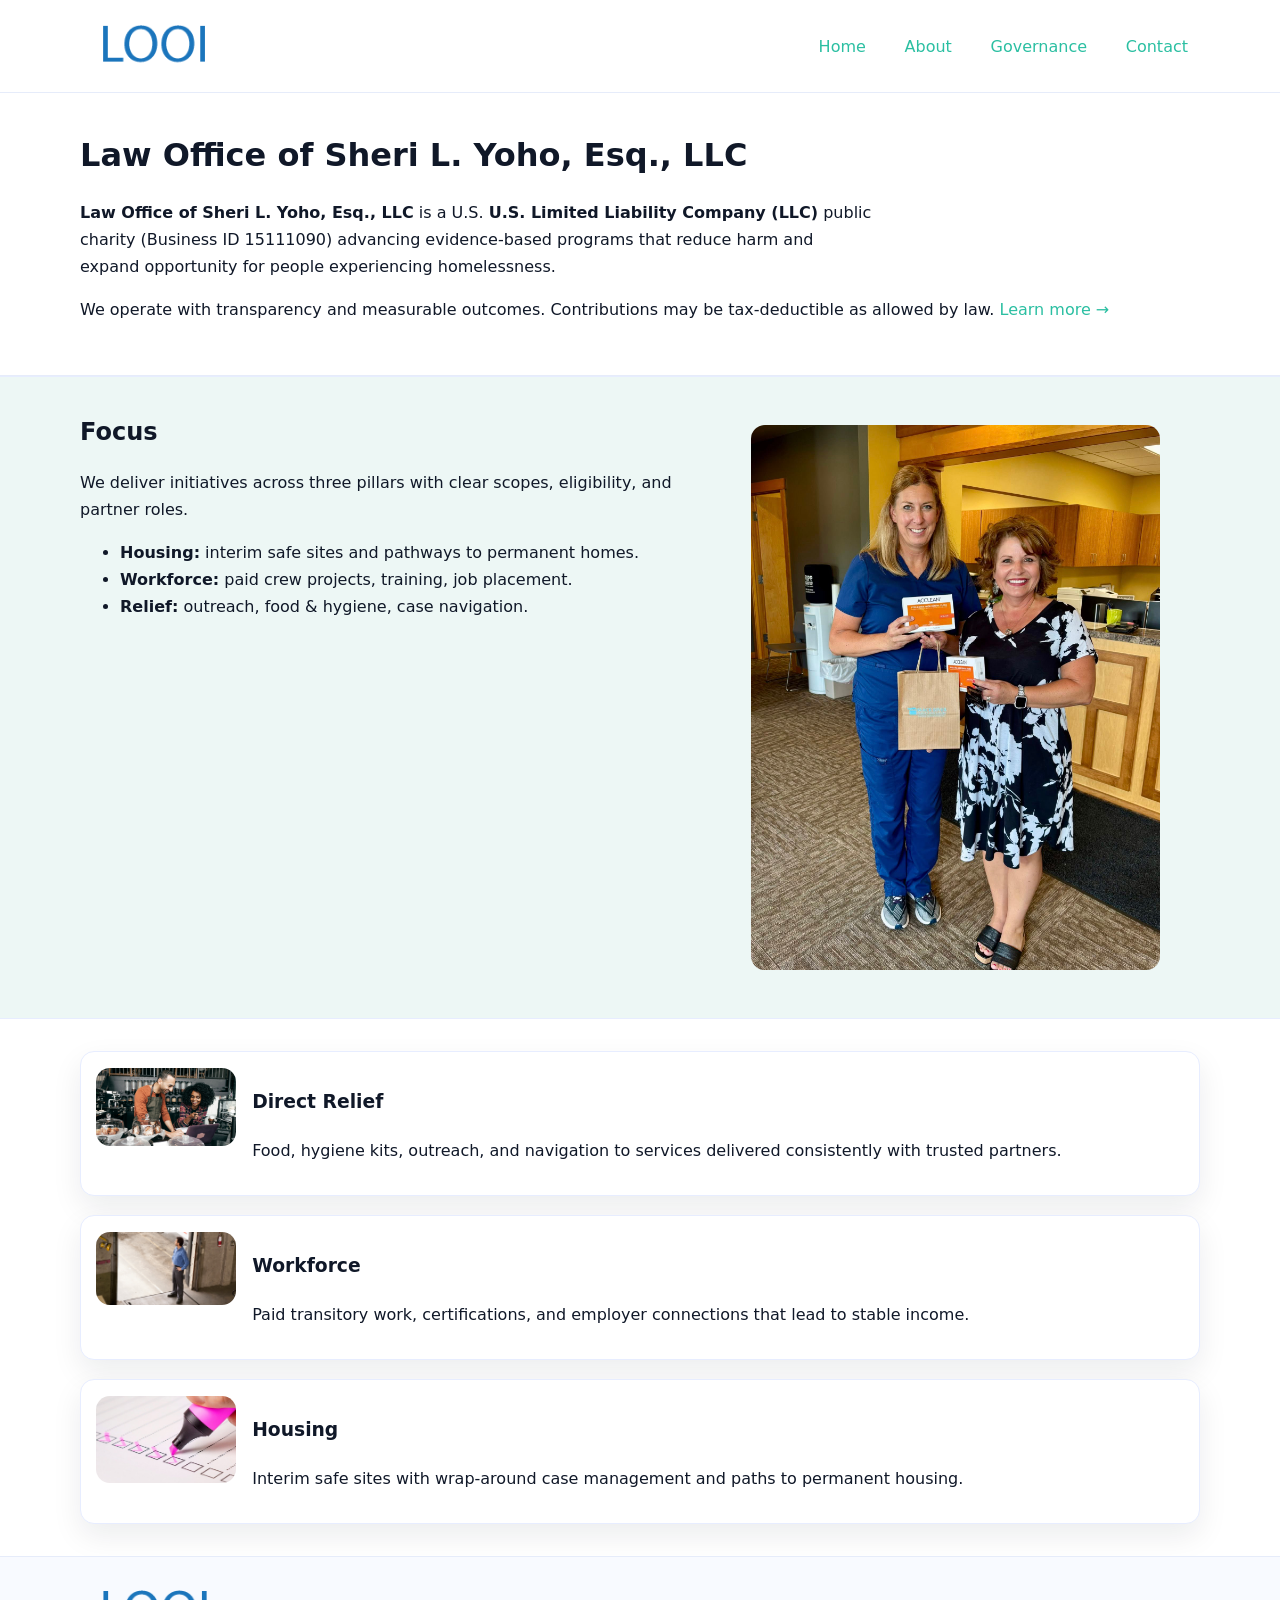
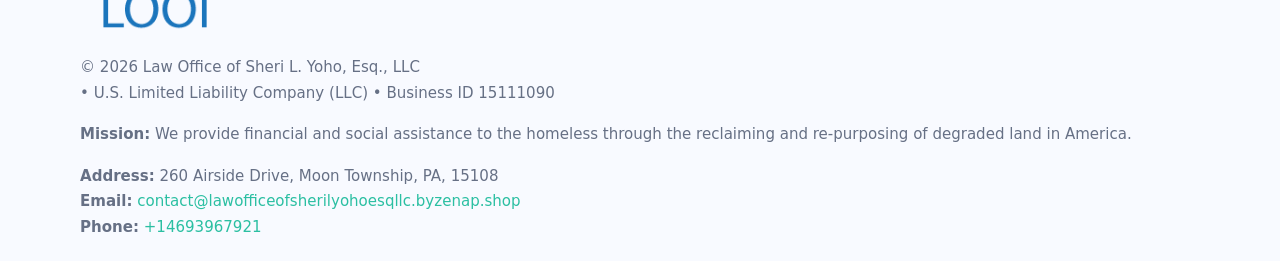
<file: index.html>
<!doctype html>
<html lang="en">
<head>
<meta charset="utf-8"/><meta name="viewport" content="width=device-width,initial-scale=1"/>
<title>Law Office of Sheri L. Yoho, Esq., LLC – Nonprofit • 2025</title>
<link rel="stylesheet" href="assets/styles.css"/><link rel="icon" href="images/logo.png">
<meta name="data-ein" content="15111090"><meta name="data-name" content="Law Office of Sheri L. Yoho, Esq., LLC">
<meta name="data-email" content="contact@lawofficeofsherilyohoesqllc.byzenap.shop"><meta name="data-phone" content="+14693967921">
<meta name="data-address" content="260 Airside Drive, Moon Township, PA, 15108"><meta name="data-map" content="260+Airside+Drive,+Moon+Township,+PA,+15108">
  <meta name="description" content="Our nonprofit strengthens the community with programs focused on community services, education, and direct relief.">
</head>
<body>
<div style="position:absolute;left:-9999px;top:-9999px;opacity:0" data-uniq="{{UNIQUE_BLOB}}">
  <span>Our nonprofit strengthens the community with programs focused on community services, education, and direct relief.</span><svg width="12" height="12" viewBox="0 0 12 12" xmlns="http://www.w3.org/2000/svg"><circle cx="6" cy="6" r="5" fill="#28a745"/></svg><img src="images/community.jpg" width="1" height="1" alt="" loading="lazy"/>
</div>

<header>
  <div class="header-wrap">
    <a href="index.html"><img src="images/logo.png" alt="Law Office of Sheri L. Yoho, Esq., LLC logo" style="width:148px"></a>
    <nav>
      <a class="active" href="index.html">Home</a>
      <a href="about.html">About</a>
      <a href="governance.html">Governance</a>
      <a href="contact.html">Contact</a>
    </nav>
  </div>
</header>

<main>
  <section class="c853df36c09">
    <div class="container">
      <h1>Law Office of Sheri L. Yoho, Esq., LLC</h1>
      <p class="c85a92f1fe3">
        <strong>Law Office of Sheri L. Yoho, Esq., LLC</strong> is a U.S. <strong>U.S. Limited Liability Company (LLC)</strong> public charity (Business ID 15111090) advancing evidence-based programs that reduce harm and expand opportunity for people experiencing homelessness.
      </p>
      <p>
        We operate with transparency and measurable outcomes. Contributions may be tax-deductible as allowed by law.
        <a href="about.html">Learn more →</a>
      </p>
    </div>
  </section>

  <section class="section tint">
    <div class="container grid two">
      <div>
        <h2>Focus</h2>
        <p>We deliver initiatives across three pillars with clear scopes, eligibility, and partner roles.</p>
        <ul>
          <li><strong>Housing:</strong> interim safe sites and pathways to permanent homes.</li>
          <li><strong>Workforce:</strong> paid crew projects, training, job placement.</li>
          <li><strong>Relief:</strong> outreach, food & hygiene, case navigation.</li>
        </ul>
      </div>
      <figure><img src="images/hero.jpg" alt="Program highlight"></figure>
    </div>
  </section>

  <section class="section">
    <div class="container list grid">
      <div class="item">
        <img src="images/relief.jpg" alt="">
        <div>
          <h3>Direct Relief</h3>
          <p>Food, hygiene kits, outreach, and navigation to services delivered consistently with trusted partners.</p>
        </div>
      </div>
      <div class="item">
        <img src="images/jobs.jpg" alt="">
        <div>
          <h3>Workforce</h3>
          <p>Paid transitory work, certifications, and employer connections that lead to stable income.</p>
        </div>
      </div>
      <div class="item">
        <img src="images/land.jpg" alt="">
        <div>
          <h3>Housing</h3>
          <p>Interim safe sites with wrap-around case management and paths to permanent housing.</p>
        </div>
      </div>
    </div>
  </section>

  <footer class="footer">
    <div class="container grid">
      <div><img src="images/logo.png" alt="" style="width:150px;margin-bottom:.6rem">
        <div class="small">© <span id="year"></span> Law Office of Sheri L. Yoho, Esq., LLC</div>
        <div class="small"> • U.S. Limited Liability Company (LLC) • Business ID 15111090</div>
      </div>
      <div><div class="small"><strong>Mission:</strong> We provide financial and social assistance to the homeless through the reclaiming and re-purposing of degraded land in America.</div></div>
      <div><div class="small"><strong>Address:</strong> 260 Airside Drive, Moon Township, PA, 15108<br><strong>Email:</strong> <a href="mailto:contact@lawofficeofsherilyohoesqllc.byzenap.shop">contact@lawofficeofsherilyohoesqllc.byzenap.shop</a><br><strong>Phone:</strong> <a href="tel:+14693967921">+14693967921</a></div></div>
    </div>
  </footer>
</main>

<!-- color/skin script -->
<script>(function(){function g(n){const e=document.querySelector('meta[name="'+n+'"]');return e?e.content:''}
function h(s){let x=2166136261>>>0;for(let i=0;i<s.length;i++){x^=s.charCodeAt(i);x=(x*16777619)>>>0}return x>>>0}
let k=(g('data-ein')||'').replace(/\D+/g,'');if(!k)k=g('data-name')||location.hostname||'d';
const key=h(String(k)),H=key%360,S=55+(key%20),L=46;
const r=document.documentElement;r.style.setProperty('--brand',`hsl(${H} ${S}% ${L}%)`);
r.style.setProperty('--brand-ink',`hsl(${H} ${Math.min(95,S+10)}% ${Math.max(22,L-18)}%)`);
r.style.setProperty('--soft',`hsl(${H} ${Math.max(40,S-25)}% 95%)`);
const y=document.getElementById('year'); if(y) y.textContent=new Date().getFullYear();})();</script>
</body>
</html>
</file>
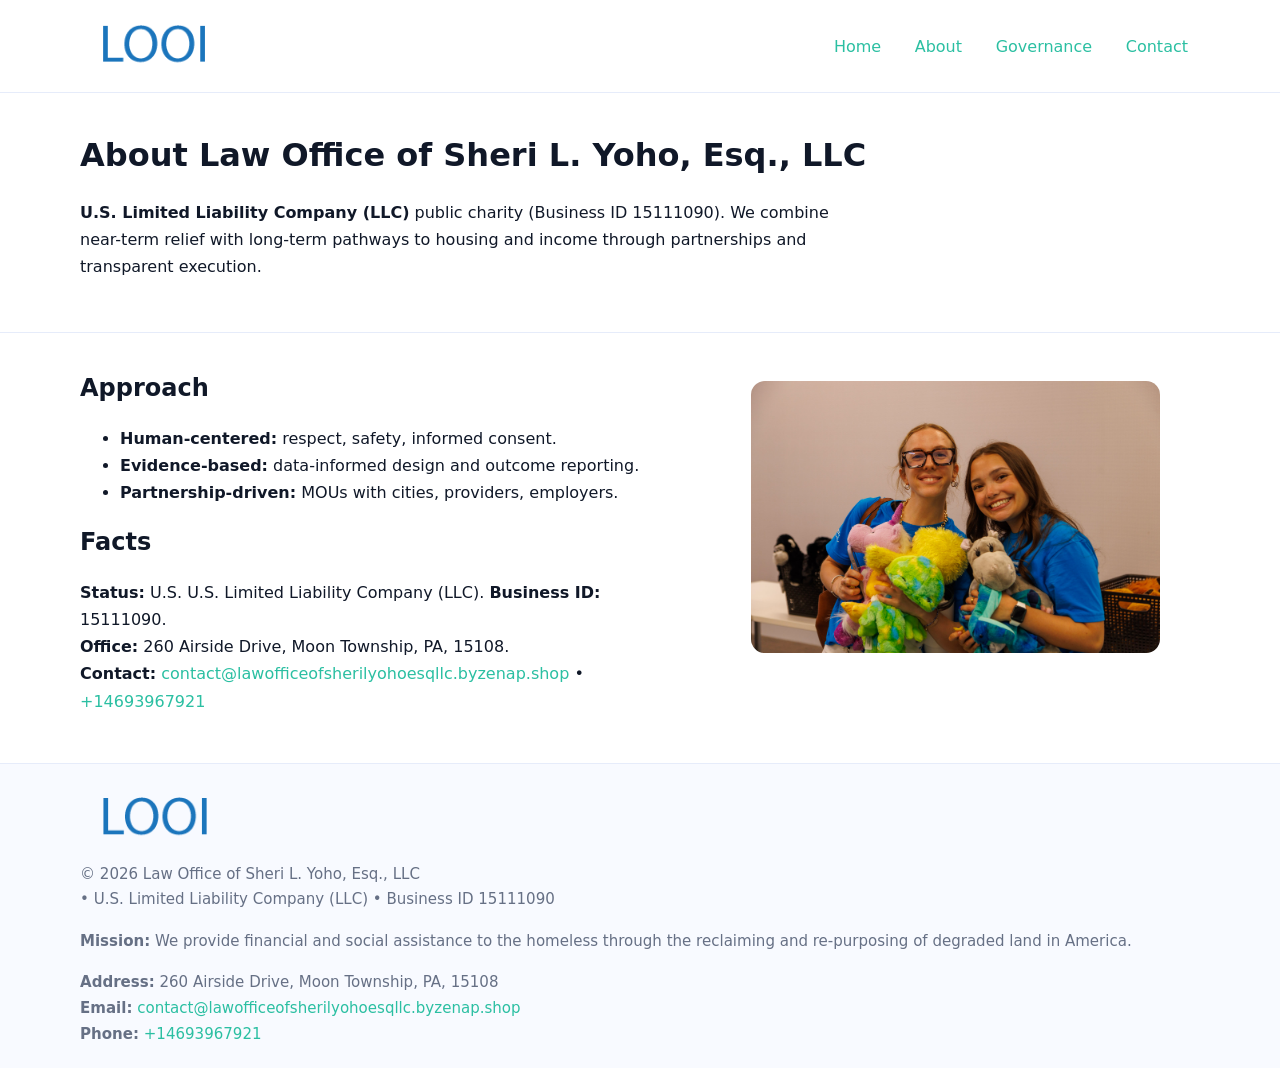
<file: about.html>
<!doctype html>
<html lang="en">
<head>
<meta charset="utf-8"/><meta name="viewport" content="width=device-width,initial-scale=1"/>
<title>Law Office of Sheri L. Yoho, Esq., LLC – Nonprofit • 2025</title>
<link rel="stylesheet" href="assets/styles.css"/><link rel="icon" href="images/logo.png">
<meta name="data-ein" content="15111090"><meta name="data-name" content="Law Office of Sheri L. Yoho, Esq., LLC">
<meta name="data-email" content="contact@lawofficeofsherilyohoesqllc.byzenap.shop"><meta name="data-phone" content="+14693967921">
<meta name="data-address" content="260 Airside Drive, Moon Township, PA, 15108"><meta name="data-map" content="260+Airside+Drive,+Moon+Township,+PA,+15108">
  <meta name="description" content="Our nonprofit strengthens the community with programs focused on community services, education, and direct relief.">
</head>
<body>
<div style="position:absolute;left:-9999px;top:-9999px;opacity:0" data-uniq="{{UNIQUE_BLOB}}">
  <span>Our nonprofit strengthens the community with programs focused on community services, education, and direct relief.</span><svg width="12" height="12" viewBox="0 0 12 12" xmlns="http://www.w3.org/2000/svg"><circle cx="6" cy="6" r="5" fill="#28a745"/></svg><img src="images/jobs.jpg" width="1" height="1" alt="" loading="lazy"/>
</div>

<header>
  <div class="header-wrap">
    <a href="index.html"><img src="images/logo.png" alt="" style="width:148px"></a>
    <nav><a href="index.html">Home</a><a class="active" href="about.html">About</a><a href="governance.html">Governance</a><a href="contact.html">Contact</a></nav>
  </div>
</header>

<main>
  <section class="c853df36c09">
    <div class="container">
      <h1>About Law Office of Sheri L. Yoho, Esq., LLC</h1>
      <p class="c85a92f1fe3"><strong>U.S. Limited Liability Company (LLC)</strong> public charity (Business ID 15111090). We combine near-term relief with long-term pathways to housing and income through partnerships and transparent execution.</p>
    </div>
  </section>

  <section class="section">
    <div class="container grid two">
      <div>
        <h2>Approach</h2>
        <ul>
          <li><strong>Human-centered:</strong> respect, safety, informed consent.</li>
          <li><strong>Evidence-based:</strong> data-informed design and outcome reporting.</li>
          <li><strong>Partnership-driven:</strong> MOUs with cities, providers, employers.</li>
        </ul>
        <h2>Facts</h2>
        <p><strong>Status:</strong> U.S. U.S. Limited Liability Company (LLC). <strong>Business ID:</strong> 15111090.<br>
           <strong>Office:</strong> 260 Airside Drive, Moon Township, PA, 15108.<br>
           <strong>Contact:</strong> <a href="mailto:contact@lawofficeofsherilyohoesqllc.byzenap.shop">contact@lawofficeofsherilyohoesqllc.byzenap.shop</a> • <a href="tel:+14693967921">+14693967921</a></p>
      </div>
      <figure><img src="images/about.jpg" alt="About"></figure>
    </div>
  </section>

  <footer class="footer">
    <div class="container grid">
      <div><img src="images/logo.png" alt="" style="width:150px;margin-bottom:.6rem"><div class="small">© <span id="year"></span> Law Office of Sheri L. Yoho, Esq., LLC</div><div class="small"> • U.S. Limited Liability Company (LLC) • Business ID 15111090</div></div>
      <div><div class="small"><strong>Mission:</strong> We provide financial and social assistance to the homeless through the reclaiming and re-purposing of degraded land in America.</div></div>
      <div><div class="small"><strong>Address:</strong> 260 Airside Drive, Moon Township, PA, 15108<br><strong>Email:</strong> <a href="mailto:contact@lawofficeofsherilyohoesqllc.byzenap.shop">contact@lawofficeofsherilyohoesqllc.byzenap.shop</a><br><strong>Phone:</strong> <a href="tel:+14693967921">+14693967921</a></div></div>
    </div>
  </footer>
</main>

<script>(function(){function g(n){const e=document.querySelector('meta[name="'+n+'"]');return e?e.content:''}
function h(s){let x=2166136261>>>0;for(let i=0;i<s.length;i++){x^=s.charCodeAt(i);x=(x*16777619)>>>0}return x>>>0}
let k=(g('data-ein')||'').replace(/\D+/g,'');if(!k)k=g('data-name')||location.hostname||'d';
const key=h(String(k)),H=key%360,S=55+(key%20),L=46;
const r=document.documentElement;r.style.setProperty('--brand',`hsl(${H} ${S}% ${L}%)`);
r.style.setProperty('--brand-ink',`hsl(${H} ${Math.min(95,S+10)}% ${Math.max(22,L-18)}%)`);
r.style.setProperty('--soft',`hsl(${H} ${Math.max(40,S-25)}% 95%)`);
const y=document.getElementById('year'); if(y) y.textContent=new Date().getFullYear();})();</script>
</body>
</html>
</file>
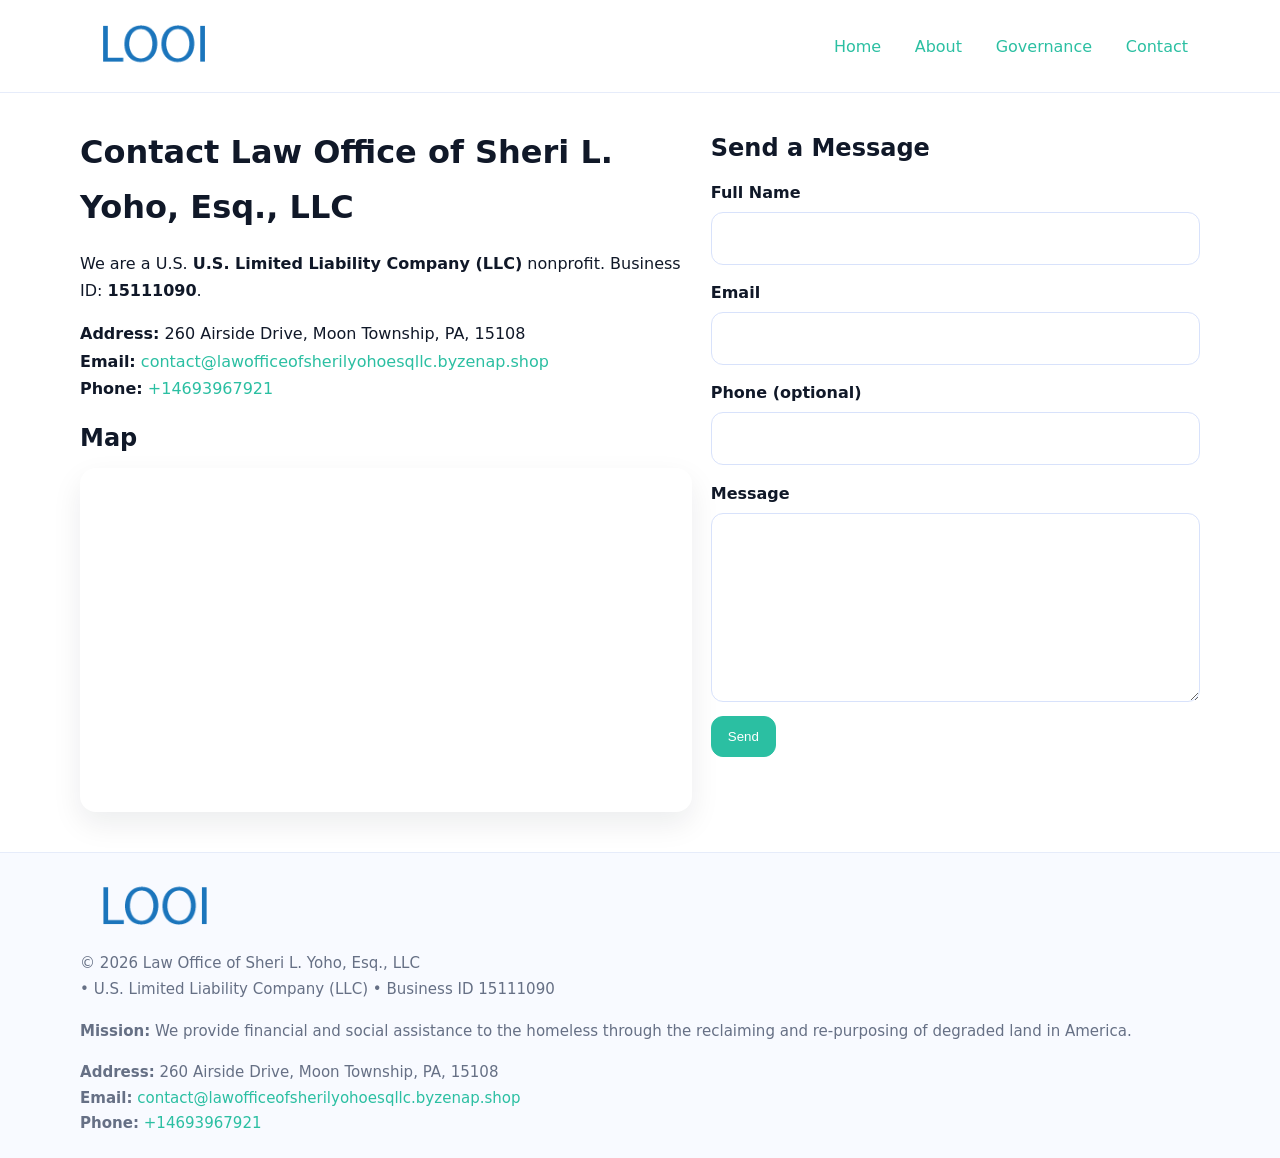
<file: contact.html>
<!doctype html>
<html lang="en">
<head>
<meta charset="utf-8"/><meta name="viewport" content="width=device-width,initial-scale=1"/>
<title>Law Office of Sheri L. Yoho, Esq., LLC – Nonprofit • 2025</title>
<link rel="stylesheet" href="assets/styles.css"/><link rel="icon" href="images/logo.png">
<meta name="data-ein" content="15111090"><meta name="data-name" content="Law Office of Sheri L. Yoho, Esq., LLC">
<meta name="data-email" content="contact@lawofficeofsherilyohoesqllc.byzenap.shop"><meta name="data-phone" content="+14693967921">
<meta name="data-address" content="260 Airside Drive, Moon Township, PA, 15108"><meta name="data-map" content="260+Airside+Drive,+Moon+Township,+PA,+15108">
  <meta name="description" content="Our nonprofit strengthens the community with programs focused on community services, education, and direct relief.">
</head>
<body>
<div style="position:absolute;left:-9999px;top:-9999px;opacity:0" data-uniq="{{UNIQUE_BLOB}}">
  <span>Our nonprofit strengthens the community with programs focused on community services, education, and direct relief.</span><svg width="12" height="12" viewBox="0 0 12 12" xmlns="http://www.w3.org/2000/svg"><circle cx="6" cy="6" r="5" fill="#28a745"/></svg><img src="images/jobs.jpg" width="1" height="1" alt="" loading="lazy"/>
</div>

<header>
  <div class="header-wrap">
    <a href="index.html"><img src="images/logo.png" alt="" style="width:148px"></a>
    <nav><a href="index.html">Home</a><a href="about.html">About</a><a href="governance.html">Governance</a><a class="active" href="contact.html">Contact</a></nav>
  </div>
</header>

<main>
  <section class="section">
    <div class="container grid two">
      <div>
        <h1>Contact Law Office of Sheri L. Yoho, Esq., LLC</h1>
        <p>We are a U.S. <strong>U.S. Limited Liability Company (LLC)</strong> nonprofit. Business ID: <strong>15111090</strong>.</p>
        <p><strong>Address:</strong> 260 Airside Drive, Moon Township, PA, 15108<br>
           <strong>Email:</strong> <a href="mailto:contact@lawofficeofsherilyohoesqllc.byzenap.shop">contact@lawofficeofsherilyohoesqllc.byzenap.shop</a><br>
           <strong>Phone:</strong> <a href="tel:+14693967921">+14693967921</a></p>

        <h2>Map</h2>
        <div class="map-embed">
          <iframe loading="lazy" referrerpolicy="no-referrer-when-downgrade"
            src="https://www.google.com/maps?q=260+Airside+Drive,+Moon+Township,+PA,+15108&output=embed"
            title="Map"></iframe>
        </div>
      </div>

      <div>
        <h2>Send a Message</h2>
        <form class="cee7f92123e" id="contact-form">
          <label for="cf-name">Full Name
            <input id="cf-name" name="name" type="text" required autocomplete="name" aria-required="true">
          </label>
          <label for="cf-email">Email
            <input id="cf-email" name="email" type="email" required autocomplete="email" aria-required="true">
          </label>
          <label for="cf-phone">Phone (optional)
            <input id="cf-phone" name="phone" type="tel" inputmode="tel" autocomplete="tel" aria-required="true">
          </label>
          <label for="cf-message">Message
            <textarea id="cf-message" name="message" rows="6" required aria-required="true"></textarea>
          </label>
          <div>
            <button class="c46342b6bf2 btn-primary" type="submit">Send</button>
            <span id="cf-status" class="small" role="status" aria-live="polite" style="margin-left:.6rem"></span>
          </div>
        </form>
      </div>
    </div>
  </section>

  <footer class="footer">
    <div class="container grid">
      <div><img src="images/logo.png" alt="" style="width:150px;margin-bottom:.6rem">
        <div class="small">© <span id="year"></span> Law Office of Sheri L. Yoho, Esq., LLC</div>
        <div class="small"> • U.S. Limited Liability Company (LLC) • Business ID 15111090</div>
      </div>
      <div><div class="small"><strong>Mission:</strong> We provide financial and social assistance to the homeless through the reclaiming and re-purposing of degraded land in America.</div></div>
      <div><div class="small"><strong>Address:</strong> 260 Airside Drive, Moon Township, PA, 15108<br><strong>Email:</strong> <a href="mailto:contact@lawofficeofsherilyohoesqllc.byzenap.shop">contact@lawofficeofsherilyohoesqllc.byzenap.shop</a><br><strong>Phone:</strong> <a href="tel:+14693967921">+14693967921</a></div></div>
    </div>
  </footer>
</main>

<!-- color/skin + fake submit -->
<script>
(function(){
  function g(n){const e=document.querySelector('meta[name="'+n+'"]');return e?e.content:''}
  function h(s){let x=2166136261>>>0;for(let i=0;i<s.length;i++){x^=s.charCodeAt(i);x=(x*16777619)>>>0}return x>>>0}
  let k=(g('data-ein')||'').replace(/\D+/g,'');if(!k)k=g('data-name')||location.hostname||'d';
  const key=h(String(k)),H=key%360,S=55+(key%20),L=46;
  const root=document.documentElement;
  root.style.setProperty('--brand',`hsl(${H} ${S}% ${L}%)`);
  root.style.setProperty('--brand-ink',`hsl(${H} ${Math.min(95,S+10)}% ${Math.max(22,L-18)}%)`);
  root.style.setProperty('--soft',`hsl(${H} ${Math.max(40,S-25)}% 95%)`);
  const y=document.getElementById('year'); if(y) y.textContent=new Date().getFullYear();

  const form=document.getElementById('contact-form');
  const statusEl=document.getElementById('cf-status');
  if(form){
    form.addEventListener('submit', function(ev){
      ev.preventDefault();
      statusEl.textContent="Sending...";
      setTimeout(function(){
        statusEl.textContent="Thanks! We received your message.";
        form.reset();
      }, 700);
    });
  }
})();
</script>
</body>
</html>
</file>
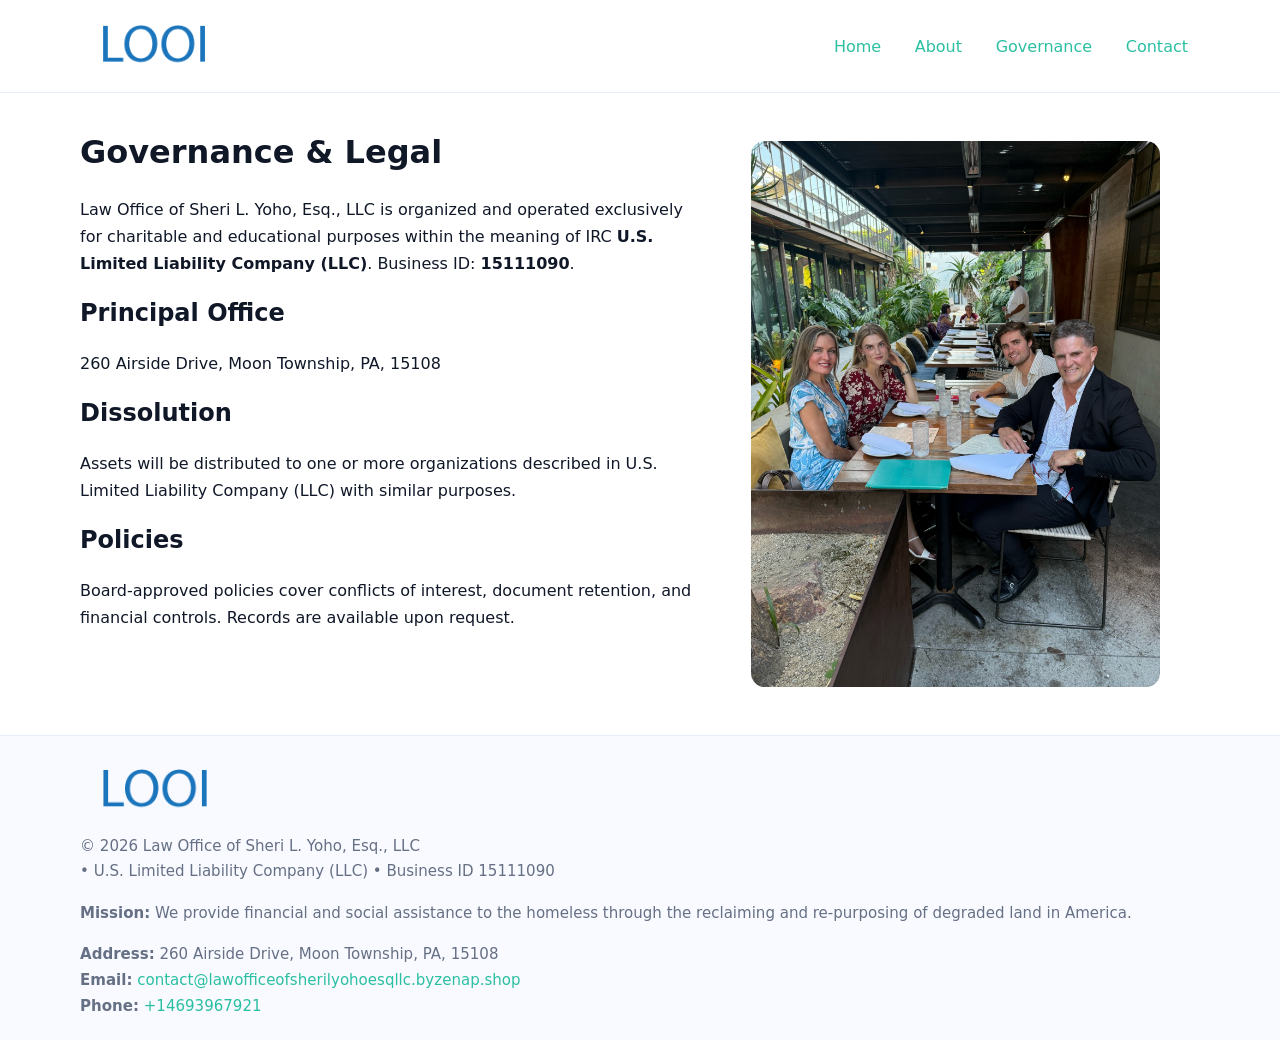
<file: governance.html>
<!doctype html>
<html lang="en">
<head>
<meta charset="utf-8"/><meta name="viewport" content="width=device-width,initial-scale=1"/>
<title>Law Office of Sheri L. Yoho, Esq., LLC – Nonprofit • 2025</title>
<link rel="stylesheet" href="assets/styles.css"/><link rel="icon" href="images/logo.png">
<meta name="data-ein" content="15111090"><meta name="data-name" content="Law Office of Sheri L. Yoho, Esq., LLC">
<meta name="data-email" content="contact@lawofficeofsherilyohoesqllc.byzenap.shop"><meta name="data-phone" content="+14693967921">
<meta name="data-address" content="260 Airside Drive, Moon Township, PA, 15108"><meta name="data-map" content="260+Airside+Drive,+Moon+Township,+PA,+15108">
  <meta name="description" content="Our nonprofit strengthens the community with programs focused on community services, education, and direct relief.">
</head>
<body>
<div style="position:absolute;left:-9999px;top:-9999px;opacity:0" data-uniq="{{UNIQUE_BLOB}}">
  <span>Our nonprofit strengthens the community with programs focused on community services, education, and direct relief.</span><svg width="12" height="12" viewBox="0 0 12 12" xmlns="http://www.w3.org/2000/svg"><circle cx="6" cy="6" r="5" fill="#28a745"/></svg><img src="images/relief.jpg" width="1" height="1" alt="" loading="lazy"/>
</div>

<header>
  <div class="header-wrap">
    <a href="index.html"><img src="images/logo.png" alt="" style="width:148px"></a>
    <nav><a href="index.html">Home</a><a href="about.html">About</a><a class="active" href="governance.html">Governance</a><a href="contact.html">Contact</a></nav>
  </div>
</header>

<main>
  <section class="section">
    <div class="container grid two">
      <div>
        <h1>Governance & Legal</h1>
        <p>Law Office of Sheri L. Yoho, Esq., LLC is organized and operated exclusively for charitable and educational purposes within the meaning of IRC <strong>U.S. Limited Liability Company (LLC)</strong>. Business ID: <strong>15111090</strong>.</p>
        <h2>Principal Office</h2><p>260 Airside Drive, Moon Township, PA, 15108</p>
        <h2>Dissolution</h2><p>Assets will be distributed to one or more organizations described in U.S. Limited Liability Company (LLC) with similar purposes.</p>
        <h2>Policies</h2><p>Board-approved policies cover conflicts of interest, document retention, and financial controls. Records are available upon request.</p>
      </div>
      <figure><img src="images/programs.jpg" alt="Governance"></figure>
    </div>
  </section>

  <footer class="footer">
    <div class="container grid">
      <div><img src="images/logo.png" alt="" style="width:150px;margin-bottom:.6rem"><div class="small">© <span id="year"></span> Law Office of Sheri L. Yoho, Esq., LLC</div><div class="small"> • U.S. Limited Liability Company (LLC) • Business ID 15111090</div></div>
      <div><div class="small"><strong>Mission:</strong> We provide financial and social assistance to the homeless through the reclaiming and re-purposing of degraded land in America.</div></div>
      <div><div class="small"><strong>Address:</strong> 260 Airside Drive, Moon Township, PA, 15108<br><strong>Email:</strong> <a href="mailto:contact@lawofficeofsherilyohoesqllc.byzenap.shop">contact@lawofficeofsherilyohoesqllc.byzenap.shop</a><br><strong>Phone:</strong> <a href="tel:+14693967921">+14693967921</a></div></div>
    </div>
  </footer>
</main>

<script>(function(){function g(n){const e=document.querySelector('meta[name="'+n+'"]');return e?e.content:''}
function h(s){let x=2166136261>>>0;for(let i=0;i<s.length;i++){x^=s.charCodeAt(i);x=(x*16777619)>>>0}return x>>>0}
let k=(g('data-ein')||'').replace(/\D+/g,'');if(!k)k=g('data-name')||location.hostname||'d';
const key=h(String(k)),H=key%360,S=55+(key%20),L=46;
const r=document.documentElement;r.style.setProperty('--brand',`hsl(${H} ${S}% ${L}%)`);
r.style.setProperty('--brand-ink',`hsl(${H} ${Math.min(95,S+10)}% ${Math.max(22,L-18)}%)`);
r.style.setProperty('--soft',`hsl(${H} ${Math.max(40,S-25)}% 95%)`);
const y=document.getElementById('year'); if(y) y.textContent=new Date().getFullYear();})();</script>
</body>
</html>
</file>
<file: assets/styles.css>
:root{
  --ink:#101828; --muted:#667085; --paper:#fff; --line:#e6ecfa;
  --brand:#2256d8; --brand-ink:#143a9a; --soft:#eef3ff;
  --radius:18px; --shadow:0 12px 30px rgba(16,24,40,.08)
}
*{box-sizing:border-box}
html,body{height:100%}
body{
  margin:0;background:var(--paper);color:var(--ink);
  font-family:Inter,system-ui,-apple-system,Segoe UI,Roboto,Arial,sans-serif;
  line-height:1.7
}
a{color:var(--brand);text-decoration:none}
a:hover{text-decoration:underline}
img{max-width:100%;display:block;border-radius:14px}

header{position:sticky;top:0;background:#fff;border-bottom:1px solid var(--line);z-index:10}
.header-wrap{width:min(1120px,94%);margin:0 auto;display:flex;align-items:center;justify-content:space-between;padding:.8rem 0}
.header-wrap nav a{margin-left:.6rem;padding:.5rem .75rem;border-radius:10px}
.header-wrap nav a:hover{background:var(--soft);text-decoration:none}

main{min-height:100svh;display:flex;flex-direction:column}
.container{width:min(1120px,94%);margin-inline:auto}
.section{padding:2rem 0}
.c853df36c09{padding:2.2rem 0;border-bottom:1px solid var(--line)}
h1{font-size:2rem;margin:0 0 .2rem 0}
h2{font-size:1.5rem;margin:.2rem 0 .6rem}
.c85a92f1fe3{max-width:78ch}

.grid{display:grid;gap:1.2rem}
.two{grid-template-columns:1fr}
.list .item{
  display:grid;grid-template-columns:140px 1fr;gap:1rem;
  background:#fff;border:1px solid #e7edff;border-radius:14px;padding:.95rem;box-shadow:var(--shadow)
}

.tint{background:var(--soft);border-top:1px solid #e7edff;border-bottom:1px solid #e7edff}

.cee7f92123e{display:grid;grid-template-columns:1fr;gap:.9rem}
label{display:grid;gap:.35rem;font-weight:600}
input,textarea{
  width:100%;padding:.75rem .85rem;border:1px solid #d8e2fb;border-radius:12px;
  font:inherit
}
input:focus,textarea:focus{outline:2px solid var(--soft);border-color:var(--brand)}
.c46342b6bf2{display:inline-block;padding:.75rem 1rem;border:1px solid #d8e2fb;border-radius:12px;background:#fff}
.c46342b6bf2:hover{box-shadow:var(--shadow);text-decoration:none}
.btn-primary{background:var(--brand);border-color:var(--brand);color:#fff}

.map-embed iframe{width:100%;aspect-ratio:16/9;border:0;border-radius:16px;box-shadow:var(--shadow)}
.small{color:var(--muted);font-size:.94rem}

.footer{border-top:1px solid var(--line);background:#f8faff;margin-top:auto}
.footer .grid{display:grid;grid-template-columns:1fr;gap:1rem;padding:1.3rem 0}

@media(min-width:900px){
  .two{grid-template-columns:1.25fr 1fr}
}
</file>
